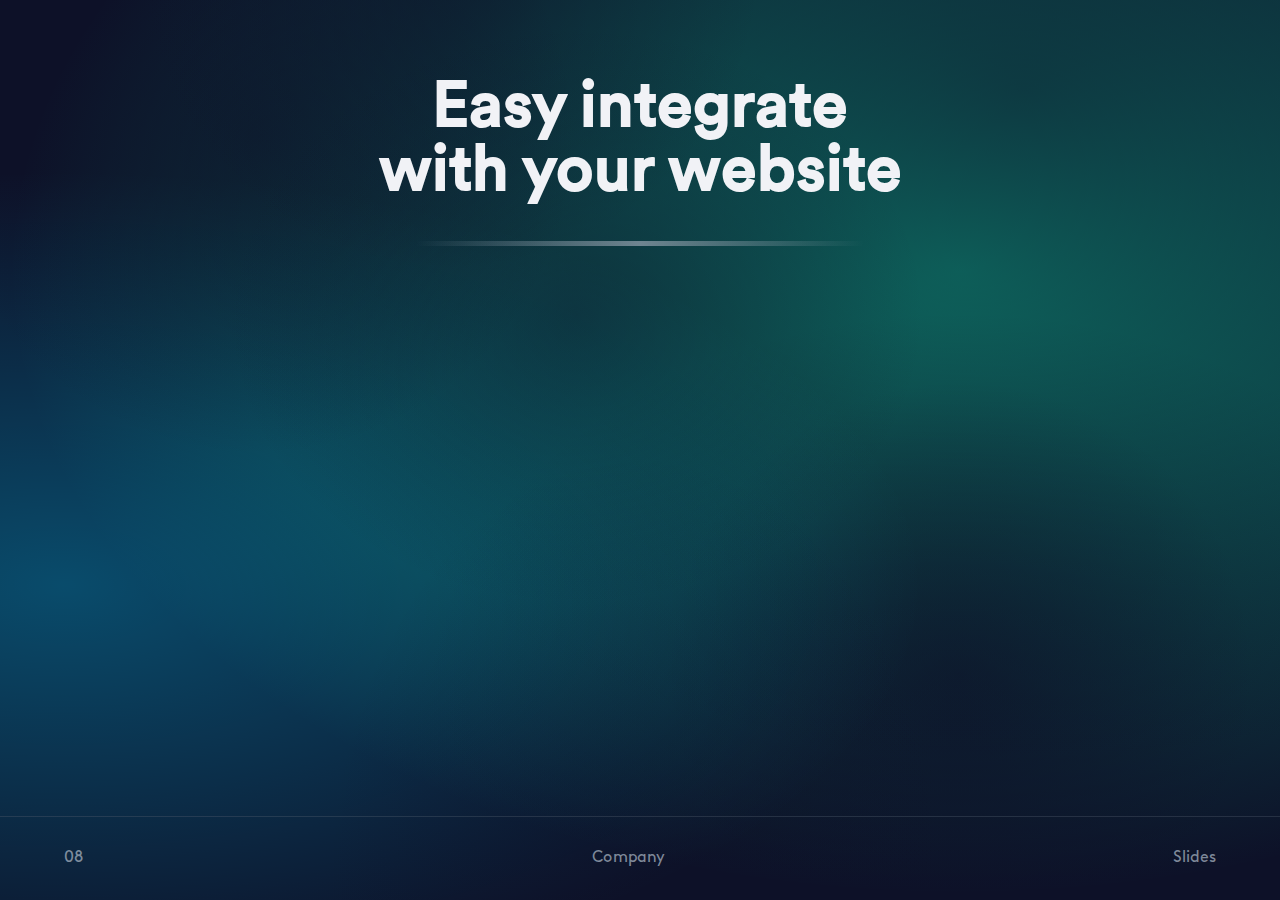
<file: alpha/index.html>
<!DOCTYPE html>
<html>

<head>
    <link rel="stylesheet" href="fonts.css">
    <link rel="stylesheet" href="style.css">
    <meta name="viewport" content="width=device-width, initial-scale=0.63, user-scalable=no" </head>
</head>

<body>

    <div class="content">
        <h1 class="title">Easy integrate with your website</h1>

        <div class=styled_separator></div>
        <div class="boxes">
            <div class="feature">
                <h2>Non Arcu</h2>
                <p class="feature_content">Lorem ipsum dolor sit amet, consectetur adipiscing elit, sed do eiusmod
                    tempor
                    incididunt ut labore et dolore
                    magna aliqua. Facilisis volutpat est velit egestas.
                </p>
            </div>

            <div class="feature">
                <h2>Vel Facilisis</h2>
                <p class="feature_content">Lorem ipsum dolor sit amet, consectetur adipiscing elit, sed do eiusmod
                    tempor incididunt ut labore et dolore magna aliqua. A erat nam at lectus urna. Vel pretium lectus
                    quam id leo in.
                </p>
            </div>

            <div class="feature">
                <h2>Nunc Id Cursus</h2>
                <p class="feature_content">Lorem ipsum dolor sit amet, consectetur adipiscing elit, sed do eiusmod
                    tempor incididunt ut labore et dolore magna aliqua nunc vel risus.
                </p>
            </div>
        </div>
    </div>

    <footer>

        <div class="footer_element">
            08
        </div>
        <div class="footer_element">
            Company
        </div>
        <div class="footer_element">
            Slides
        </div>
    </footer>

</body>

</html>
</file>
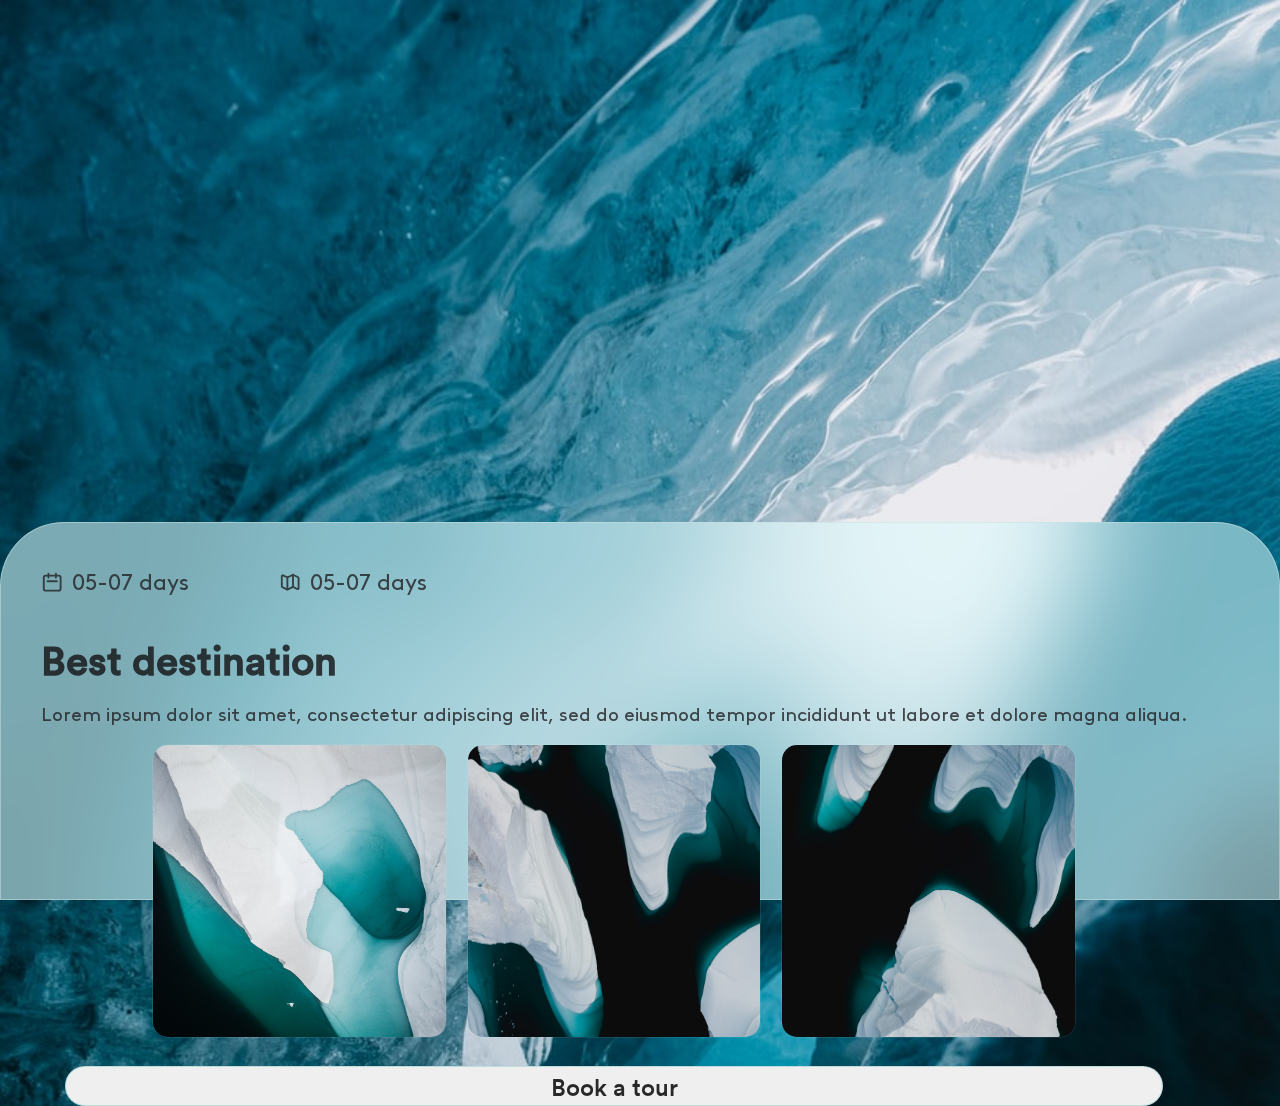
<file: beta/index.html>
<!DOCTYPE html>
<html>

<head>
    <link rel="stylesheet" href="fonts.css">
    <link rel="stylesheet" href="style.css">
    <meta name="viewport" content="width=device-width, initial-scale=0.6, user-scalable=no">
</head>

<body>

    <div class="card">
        <div class="content">
            <div class="card_header">

                <div class="info">
                    <svg class="icon" fill="none" stroke="currentColor" viewBox="0 0 24 24"
                        xmlns="http://www.w3.org/2000/svg">
                        <path stroke-linecap="round" stroke-linejoin="round" stroke-width="2"
                            d="M8 7V3m8 4V3m-9 8h10M5 21h14a2 2 0 002-2V7a2 2 0 00-2-2H5a2 2 0 00-2 2v12a2 2 0 002 2z">
                        </path>
                    </svg>
                    05-07 days
                </div>
                <div class="info">
                    <svg class="icon" fill="none" stroke="currentColor" viewBox="0 0 24 24"
                        xmlns="http://www.w3.org/2000/svg">
                        <path stroke-linecap="round" stroke-linejoin="round" stroke-width="2"
                            d="M9 20l-5.447-2.724A1 1 0 013 16.382V5.618a1 1 0 011.447-.894L9 7m0 13l6-3m-6 3V7m6 10l4.553 2.276A1 1 0 0021 18.382V7.618a1 1 0 00-.553-.894L15 4m0 13V4m0 0L9 7">
                        </path>
                    </svg>
                    05-07 days
                </div>
            </div>


            <h1>Best destination</h1>

            <p>
                Lorem ipsum dolor sit amet, consectetur adipiscing elit, sed do eiusmod tempor incididunt ut labore et
                dolore
                magna aliqua.
            </p>

            <div class="illustrations">
                <img src="./src/illustration1.jpg" />
                <img src="./src/illustration2.jpg" />
                <img src="./src/illustration3.jpg" />
            </div>

            <button>Book a tour</button>
        </div>
    </div>

</body>

</html>
</file>
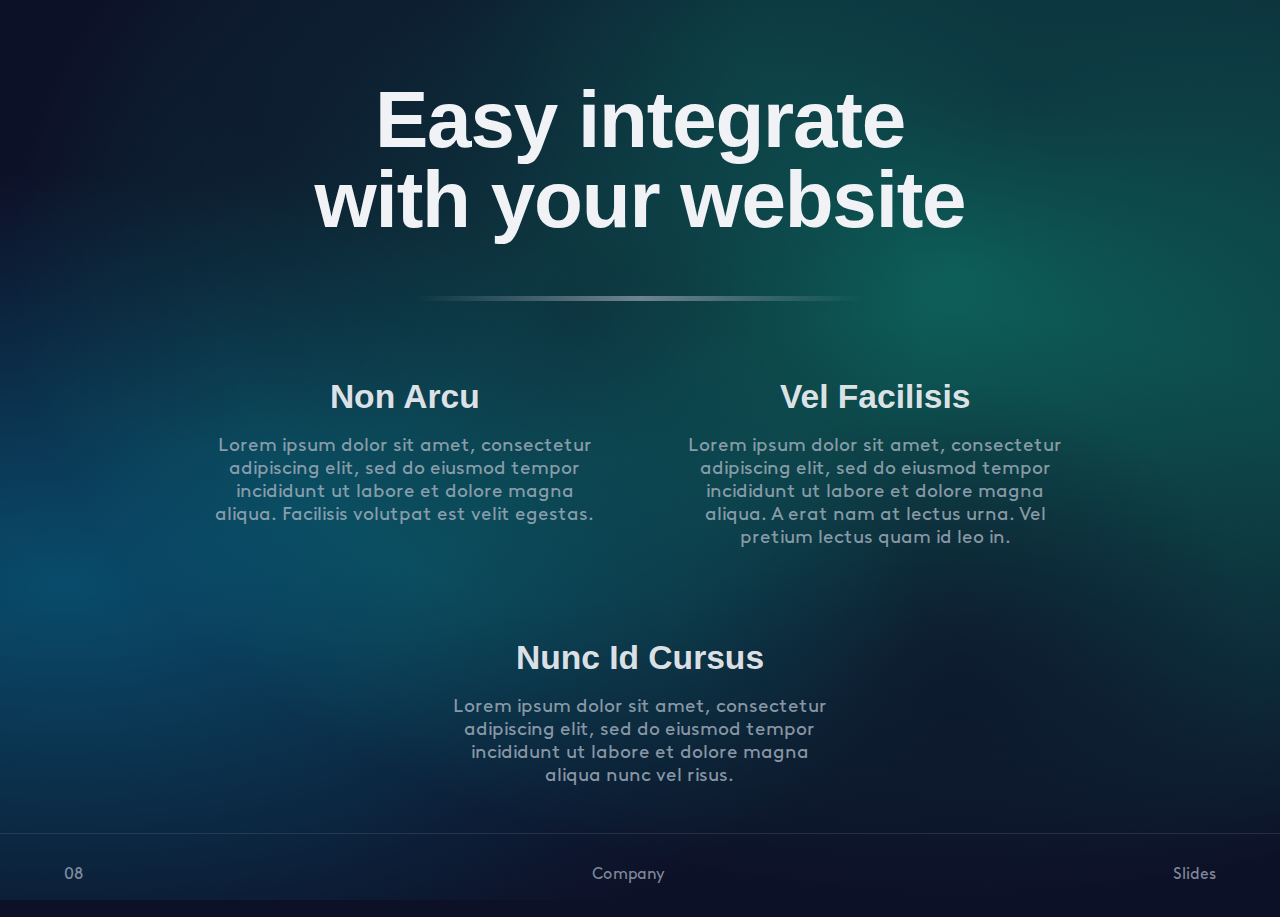
<file: projet1/index.html>
<!DOCTYPE html>
<html>

<head>
    <link rel="stylesheet" href="fonts.css">
    <link rel="stylesheet" href="style.css">


</head>

<body>

    <div class="content">
        <h1 class="title">Easy integrate with your website</h1>

        <div class=styled_separator></div>
        <div class="boxes">
            <div class="feature">
                <h2>Non Arcu</h2>
                <p class="feature_content">Lorem ipsum dolor sit amet, consectetur adipiscing elit, sed do eiusmod
                    tempor
                    incididunt ut labore et dolore
                    magna aliqua. Facilisis volutpat est velit egestas.
                </p>
            </div>

            <div class="feature">
                <h2>Vel Facilisis</h2>
                <p class="feature_content">Lorem ipsum dolor sit amet, consectetur adipiscing elit, sed do eiusmod
                    tempor incididunt ut labore et dolore magna aliqua. A erat nam at lectus urna. Vel pretium lectus
                    quam id leo in.
                </p>
            </div>

            <div class="feature">
                <h2>Nunc Id Cursus</h2>
                <p class="feature_content">Lorem ipsum dolor sit amet, consectetur adipiscing elit, sed do eiusmod
                    tempor incididunt ut labore et dolore magna aliqua nunc vel risus.
                </p>
            </div>
        </div>
    </div>

    <footer>

        <div class="footer_element">
            08
        </div>
        <div class="footer_element">
            Company
        </div>
        <div class="footer_element">
            Slides
        </div>
    </footer>

</body>

</html>
</file>
<file: alpha/fonts.css>
@font-face {
  font-family  : 'BrownRegular';
  font-style   : normal;
  font-weight  : 400;
  src          : url("Brown-Regular.woff2") format('woff2');
  unicode-range: U+0000-00FF, U+0131, U+0152-0153, U+02BB-02BC, U+02C6, U+02DA, U+02DC, U+2000-206F, U+2074, U+20AC, U+2122, U+2191, U+2193, U+2212, U+2215, U+FEFF, U+FFFD;
}

@font-face {
  font-family: 'Circular';
  src        : url("circular-medium.woff2") format("woff2");
  font-weight: 500;
  font-style : normal;
}
</file>
<file: alpha/style.css>
* {
    margin    : 0;
    padding   : 0;
    box-sizing: border-box;
}

html,
body {
    height: 100%;
}

body {
    background:
        radial-gradient(at top 35% left 45%,
            #0d11286c,
            transparent 35%),
        radial-gradient(at bottom center,
            #0d112852,
            transparent 35%),
        radial-gradient(circle at top -5% left 35%,
            #0d11288a,
            transparent 25%),
        radial-gradient(circle at top 15% left 20%,
            #0d11288a,
            transparent 25%),
        radial-gradient(at top 65% left 5%,
            rgba(0, 204, 255, 0.315),
            transparent 50%),
        radial-gradient(at top 10% left 80%,
            #0d11288a,
            transparent 60%),
        radial-gradient(at top 80% left 75%,
            #0d11288a,
            transparent 40%),
        radial-gradient(circle at top 75% left 75%,
            #0d11288a,
            transparent 25%),
        radial-gradient(at top 30% left 75%,
            rgba(13, 219, 168, 0.623),
            transparent 70%);
    background-size      : cover;
    background-color     : #0D1128;
    display              : flex;
    flex-direction       : column;
    min-height           : 100vh;
    background-repeat    : no-repeat;
    background-attachment: fixed;
}

.content {
    margin: auto;
}

h1.title {
    font-family: "Circular", "Helvetica", sans-serif;
    color      : #f1f2f6;
    text-align : center;
    font-size  : 4em;
    margin     : 1em auto 0.7em;
    line-height: 1em;
    width      : 8.5em;
}

.styled_separator {
    width     : 35%;
    height    : 0.3em;
    background: linear-gradient(90deg, rgba(0, 0, 0, 0) 0%, #a7afbda2 50%, rgba(0, 0, 0, 0) 100%);
    margin    : 0em auto 2em;
}

.boxes {
    display        : flex;
    flex-wrap      : wrap;
    flex-direction : row;
    justify-content: center;
    text-align     : center;
}

.feature {
    font-family      : "Circular", sans-serif;
    font-size        : 1.4em;
    color            : #f1f2f6ed;
    width            : 17em;
    margin           : 2em 2em;
    opacity          : 0.0;
    animation        : fadeIn forwards 0.8s;
    -webkit-animation: fadeIn forwards 0.8s;
}

.feature_content {
    font-family: "BrownRegular", sans-serif;
    font-size  : 0.85em;
    color      : #a4b0bed5;
    margin-top : 1em;
}

hr.blurred {
    border: 1px solid #57606f;
}

footer {
    opacity        : 0.75;
    border-top     : 1px solid #57606f77;
    font-family    : "BrownRegular", sans-serif;
    font-size      : 1em;
    color          : #a4b0be;
    display        : flex;
    justify-content: space-between;
    margin-top     : auto;
}

.footer_element {
    margin: 2em 4em;
}

/* Animations */
@keyframes fadeIn {
    0% {
        opacity: 0;
    }

    100% {
        opacity: 1;
    }
}

@-webkit-keyframes fadeIn {
    0% {
        opacity: 0;
    }

    100% {
        opacity: 1;
    }
}
</file>
<file: beta/fonts.css>
@font-face {
  font-family  : 'BrownRegular';
  font-style   : normal;
  font-weight  : 400;
  src          : url("./src/Brown-Regular.woff2") format('woff2');
  unicode-range: U+0000-00FF, U+0131, U+0152-0153, U+02BB-02BC, U+02C6, U+02DA, U+02DC, U+2000-206F, U+2074, U+20AC, U+2122, U+2191, U+2193, U+2212, U+2215, U+FEFF, U+FFFD;
}

@font-face {
  font-family: 'Circular';
  src        : url("./src/circular-medium.woff2") format("woff2");
  font-weight: 500;
  font-style : normal;
}
</file>
<file: beta/style.css>
* {
    margin    : 0;
    padding   : 0;
    box-sizing: border-box;
}

html,
body {
    height: 100%;
}

body {
    background-image: url("./src/background.jpg");
    background-size : cover;
    display         : flex;
    flex-direction  : column;
    min-height      : 100vh;
}

.card {
    border          : solid 1px #c8e1e28a;
    background-color: #dcfeff8e;
    backdrop-filter : blur(50px);
    border-radius   : 4em 4em 0 0;
    height          : 42%;
    margin-top      : auto;
    display         : flex;
}

.content {
    display       : flex;
    flex-direction: column;
    margin        : 3em 2.5em 0em;
}

.card_header {
    display       : flex;
    flex-direction: line;
}

.card_header .info {

    font-family: "BrownRegular", sans-serif;
    font-size  : 1.4em;
    color      : #26282bd5;

    margin-right  : 4em;
    display       : flex;
    flex-direction: row;
    align-items   : flex-start
}

.icon {
    display     : inline-block;
    width       : 1em;
    height      : 1em;
    overflow    : hidden;
    margin-right: 0.4em;
}

.icon>svg {
    position: relative;
}

.card h1 {
    margin-top : 0.7em;
    font-family: "Circular", sans-serif;
    font-size  : 2.5em;
    color      : #161618d3;
}

.card p {
    margin     : 0.8em 0em;
    font-family: "BrownRegular", sans-serif;
    font-size  : 1.2em;
    color      : #26282bd5;
}

.illustrations {
    margin: auto auto;
}

.illustrations img {
    border         : solid 1px #dcfeff17;
    width          : 23vw;
    height         : 23vw;
    background-size: cover;
    border-radius  : 1em;
    margin         : 0 0.5em;
}

.card button {
    border       : solid 1px #afd5d6c5;
    border-radius: 1em;
    font-family  : "Circular", sans-serif;
    font-size    : 1.5em;
    color        : #000000d5;
    height       : 3em;
    margin       : 1em;
}
</file>
<file: projet1/fonts.css>
@font-face {
  font-family  : 'BrownRegular';
  font-style   : normal;
  font-weight  : 400;
  src          : url("Brown-Regular.woff2") format('woff2');
  unicode-range: U+0000-00FF, U+0131, U+0152-0153, U+02BB-02BC, U+02C6, U+02DA, U+02DC, U+2000-206F, U+2074, U+20AC, U+2122, U+2191, U+2193, U+2212, U+2215, U+FEFF, U+FFFD;
}

@font-face {
  font-family: 'Circular';
  src        : url("https://circular-bold.woff2") format("woff2"), format("woff");
  font-weight: 700;
  font-style : normal;
}
</file>
<file: projet1/style.css>
* {
    margin    : 0;
    padding   : 0;
    box-sizing: border-box;
}

html,
body {
    height: 100%;
}

body {
    background:
        radial-gradient(at top 35% left 45%,
            #0d11286c,
            transparent 35%),
        radial-gradient(at bottom center,
            #0d112852,
            transparent 35%),
        radial-gradient(circle at top -5% left 35%,
            #0d11288a,
            transparent 25%),
        radial-gradient(circle at top 15% left 20%,
            #0d11288a,
            transparent 25%),
        radial-gradient(at top 65% left 5%,
            rgba(0, 204, 255, 0.315),
            transparent 50%),
        radial-gradient(at top 10% left 80%,
            #0d11288a,
            transparent 60%),
        radial-gradient(at top 80% left 75%,
            #0d11288a,
            transparent 40%),
        radial-gradient(circle at top 75% left 75%,
            #0d11288a,
            transparent 25%),
        radial-gradient(at top 30% left 75%,
            rgba(13, 219, 168, 0.623),
            transparent 70%);
    background-size      : cover;
    background-color     : #0D1128;
    display              : flex;
    flex-direction       : column;
    min-height           : 100vh;
    background-repeat    : no-repeat;
    background-attachment: fixed;
}

.content {
    margin: auto;
}

h1.title {
    font-family   : "Circular", "Helvetica", sans-serif;
    letter-spacing: -0.015em;
    color         : #f1f2f6;
    text-align    : center;
    font-size     : 5em;
    margin        : 1em auto 0.7em;
    line-height   : 1em;
    width         : 8.5em;
}

.styled_separator {
    width     : 35%;
    height    : 0.3em;
    background: linear-gradient(90deg, rgba(0, 0, 0, 0) 0%, #a7afbda2 50%, rgba(0, 0, 0, 0) 100%);
    margin    : 0em auto 2em;
}

.boxes {
    display        : flex;
    flex-wrap      : wrap;
    flex-direction : row;
    justify-content: center;
    text-align     : center;
}

.feature {
    font-family: "Circular", sans-serif;
    font-size  : 1.4em;
    color      : #f1f2f6ed;
    width      : 17em;
    margin     : 2em 2em;
}

.feature_content {
    font-family: "BrownRegular", sans-serif;
    font-size  : 0.85em;
    color      : #a4b0bed5;
    margin-top : 1em;
}

hr.blurred {
    border: 1px solid #57606f;
}

footer {
    opacity        : 0.75;
    border-top     : 1px solid #57606f77;
    font-family    : "BrownRegular", sans-serif;
    font-size      : 1em;
    color          : #a4b0be;
    display        : flex;
    justify-content: space-between;
    margin-top: auto;
}

.footer_element {
    margin: 2em 4em;
}
</file>
